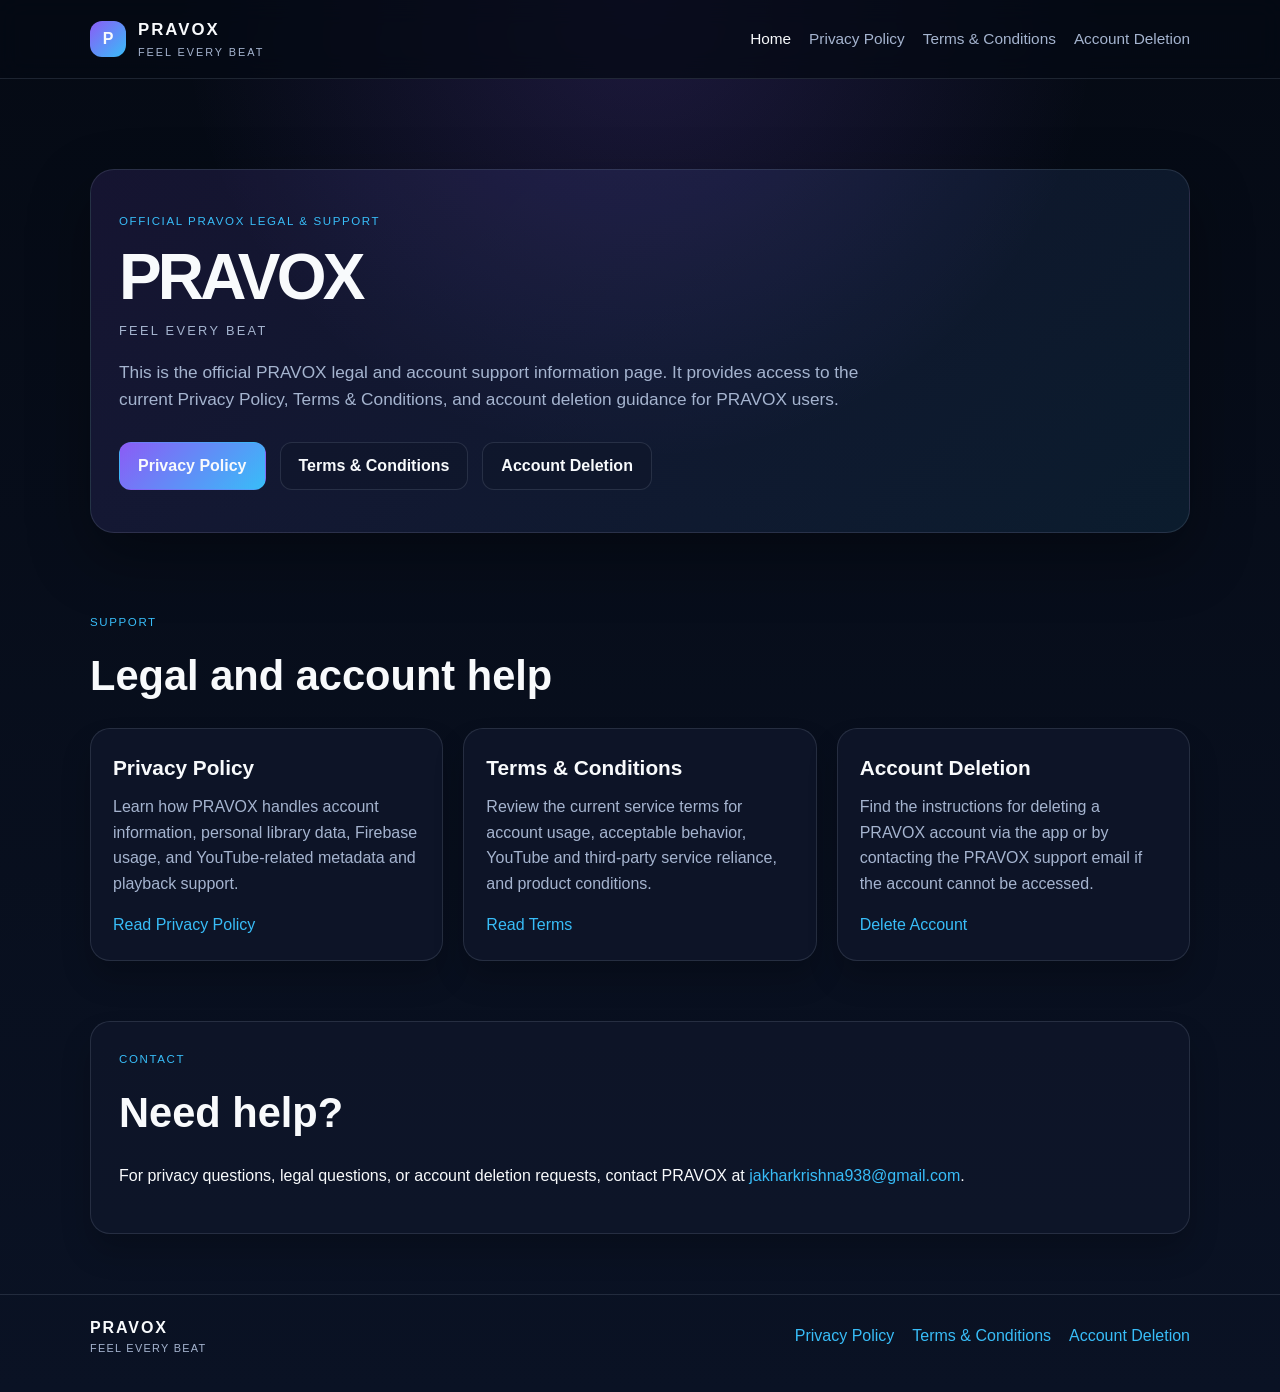
<file: index.html>
<!DOCTYPE html>
<html lang="en">
  <head>
    <meta charset="UTF-8" />
    <meta name="viewport" content="width=device-width, initial-scale=1.0" />
    <title>PRAVOX | Legal & Support</title>
    <meta
      name="description"
      content="PRAVOX legal and support information including privacy policy, terms, and account deletion guidance."
    />
    <link rel="stylesheet" href="styles.css" />
  </head>
  <body>
    <header class="site-header">
      <div class="container nav">
        <div class="brand-wrap">
          <div class="brand-mark">P</div>
          <div>
            <div class="brand-name">PRAVOX</div>
            <div class="brand-tag">FEEL EVERY BEAT</div>
          </div>
        </div>
        <nav class="main-nav" aria-label="Main navigation">
          <a href="index.html" class="active">Home</a>
          <a href="privacy.html">Privacy Policy</a>
          <a href="terms.html">Terms &amp; Conditions</a>
          <a href="delete-account.html">Account Deletion</a>
        </nav>
      </div>
    </header>

    <main>
      <section class="hero">
        <div class="container hero-inner">
          <p class="eyebrow">Official PRAVOX legal &amp; support</p>
          <h1>PRAVOX</h1>
          <p class="hero-tag">FEEL EVERY BEAT</p>
          <p class="lead">
            This is the official PRAVOX legal and account support information page.
            It provides access to the current Privacy Policy, Terms &amp; Conditions,
            and account deletion guidance for PRAVOX users.
          </p>
          <div class="hero-actions">
            <a href="privacy.html" class="button primary">Privacy Policy</a>
            <a href="terms.html" class="button secondary">Terms &amp; Conditions</a>
            <a href="delete-account.html" class="button secondary">Account Deletion</a>
          </div>
        </div>
      </section>

      <section class="section">
        <div class="container">
          <div class="section-header">
            <p class="eyebrow">Support</p>
            <h2>Legal and account help</h2>
          </div>

          <div class="card-grid">
            <article class="info-card">
              <h3>Privacy Policy</h3>
              <p>
                Learn how PRAVOX handles account information, personal library data,
                Firebase usage, and YouTube-related metadata and playback support.
              </p>
              <a href="privacy.html">Read Privacy Policy</a>
            </article>

            <article class="info-card">
              <h3>Terms &amp; Conditions</h3>
              <p>
                Review the current service terms for account usage, acceptable behavior,
                YouTube and third-party service reliance, and product conditions.
              </p>
              <a href="terms.html">Read Terms</a>
            </article>

            <article class="info-card">
              <h3>Account Deletion</h3>
              <p>
                Find the instructions for deleting a PRAVOX account via the app or by
                contacting the PRAVOX support email if the account cannot be accessed.
              </p>
              <a href="delete-account.html">Delete Account</a>
            </article>
          </div>
        </div>
      </section>

      <section class="section muted-section">
        <div class="container contact-box">
          <p class="eyebrow">Contact</p>
          <h2>Need help?</h2>
          <p>
            For privacy questions, legal questions, or account deletion requests,
            contact PRAVOX at
            <a href="mailto:jakharkrishna938@gmail.com">jakharkrishna938@gmail.com</a>.
          </p>
        </div>
      </section>
    </main>

    <footer class="site-footer">
      <div class="container footer-inner">
        <div>
          <strong>PRAVOX</strong>
          <span>FEEL EVERY BEAT</span>
        </div>
        <div>
          <a href="privacy.html">Privacy Policy</a>
          <a href="terms.html">Terms &amp; Conditions</a>
          <a href="delete-account.html">Account Deletion</a>
        </div>
      </div>
    </footer>
  </body>
</html>
</file>
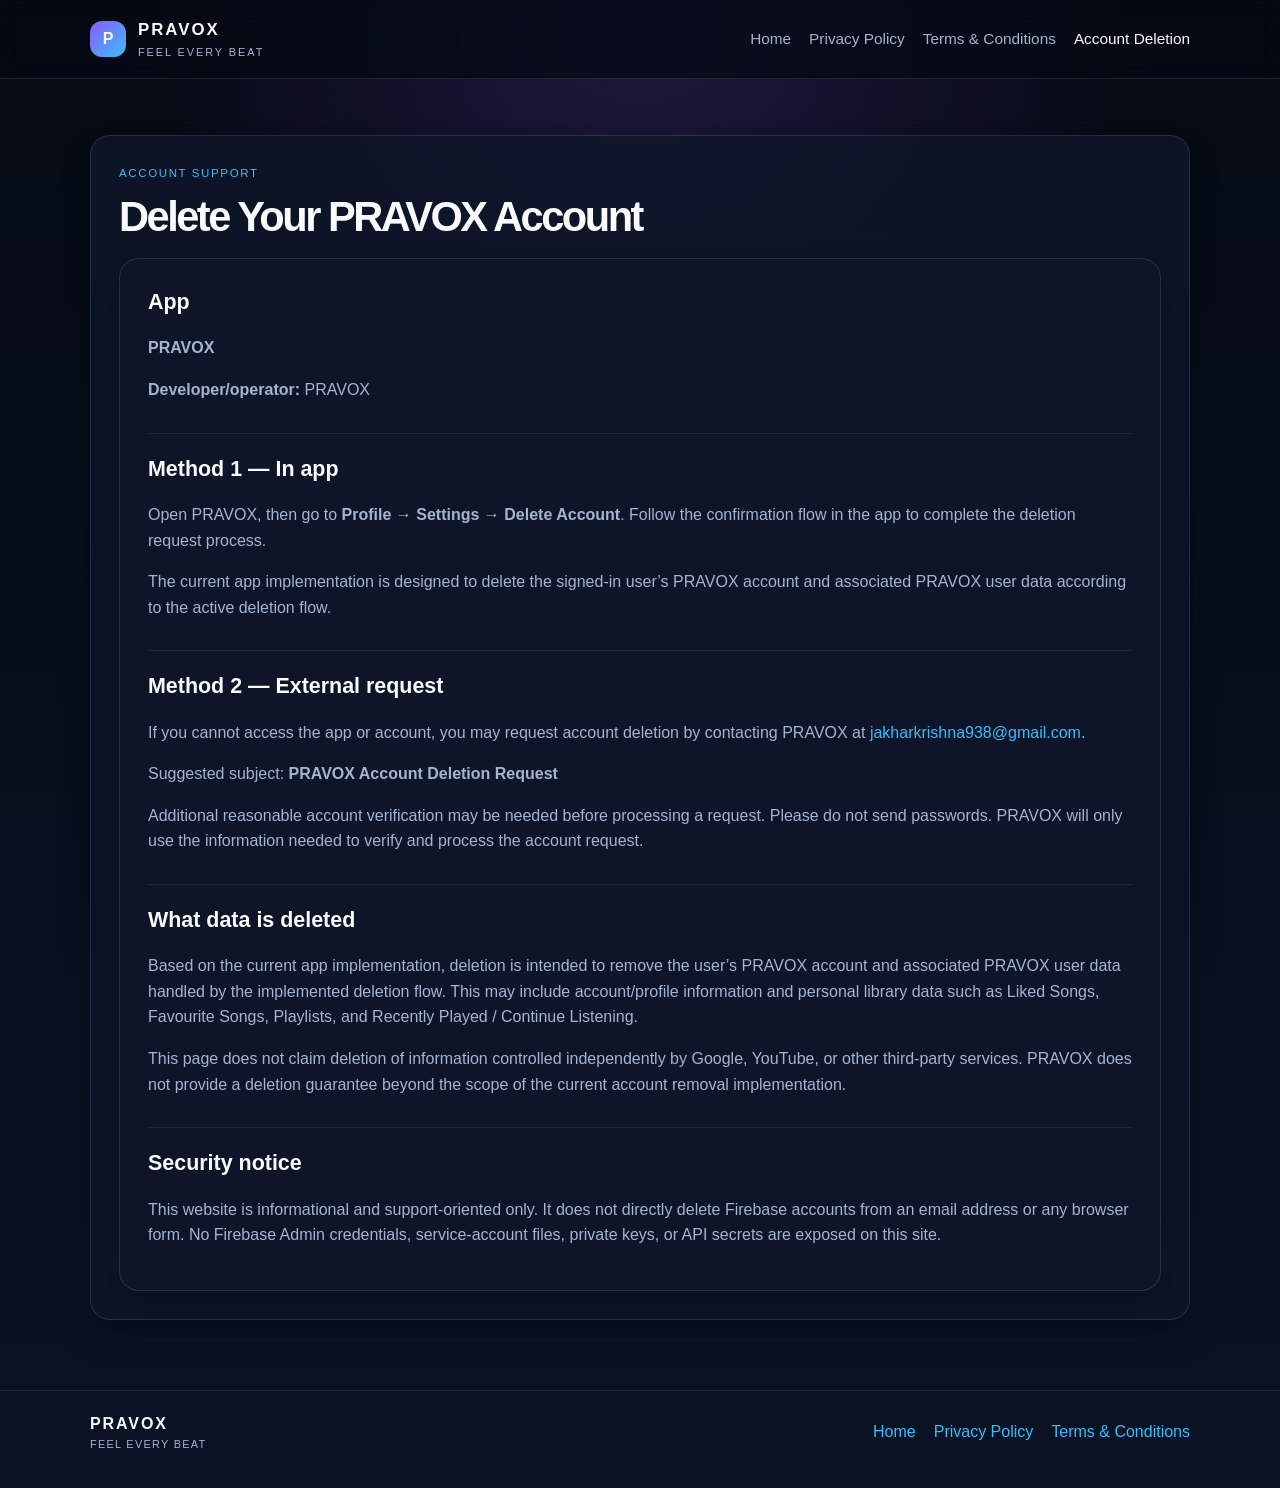
<file: delete-account.html>
<!DOCTYPE html>
<html lang="en">
  <head>
    <meta charset="UTF-8" />
    <meta name="viewport" content="width=device-width, initial-scale=1.0" />
    <title>PRAVOX | Account Deletion</title>
    <meta
      name="description"
      content="PRAVOX account deletion guidance for in-app deletion and external deletion requests."
    />
    <link rel="stylesheet" href="styles.css" />
  </head>
  <body>
    <header class="site-header">
      <div class="container nav">
        <div class="brand-wrap">
          <div class="brand-mark">P</div>
          <div>
            <div class="brand-name">PRAVOX</div>
            <div class="brand-tag">FEEL EVERY BEAT</div>
          </div>
        </div>
        <nav class="main-nav" aria-label="Main navigation">
          <a href="index.html">Home</a>
          <a href="privacy.html">Privacy Policy</a>
          <a href="terms.html">Terms &amp; Conditions</a>
          <a href="delete-account.html" class="active">Account Deletion</a>
        </nav>
      </div>
    </header>

    <main class="content-page">
      <div class="container legal-shell">
        <div class="legal-header">
          <p class="eyebrow">Account Support</p>
          <h1>Delete Your PRAVOX Account</h1>
        </div>

        <article class="legal-copy">
          <section>
            <h2>App</h2>
            <p><strong>PRAVOX</strong></p>
            <p><strong>Developer/operator:</strong> PRAVOX</p>
          </section>

          <section>
            <h2>Method 1 — In app</h2>
            <p>
              Open PRAVOX, then go to <strong>Profile</strong> → <strong>Settings</strong>
              → <strong>Delete Account</strong>. Follow the confirmation flow in the app to
              complete the deletion request process.
            </p>
            <p>
              The current app implementation is designed to delete the signed-in user’s
              PRAVOX account and associated PRAVOX user data according to the active
              deletion flow.
            </p>
          </section>

          <section>
            <h2>Method 2 — External request</h2>
            <p>
              If you cannot access the app or account, you may request account deletion by
              contacting PRAVOX at
              <a href="mailto:jakharkrishna938@gmail.com">jakharkrishna938@gmail.com</a>.
            </p>
            <p>
              Suggested subject: <strong>PRAVOX Account Deletion Request</strong>
            </p>
            <p>
              Additional reasonable account verification may be needed before processing a
              request. Please do not send passwords. PRAVOX will only use the information
              needed to verify and process the account request.
            </p>
          </section>

          <section>
            <h2>What data is deleted</h2>
            <p>
              Based on the current app implementation, deletion is intended to remove the user’s
              PRAVOX account and associated PRAVOX user data handled by the implemented deletion flow.
              This may include account/profile information and personal library data such as
              Liked Songs, Favourite Songs, Playlists, and Recently Played / Continue Listening.
            </p>
            <p>
              This page does not claim deletion of information controlled independently by
              Google, YouTube, or other third-party services. PRAVOX does not provide a
              deletion guarantee beyond the scope of the current account removal implementation.
            </p>
          </section>

          <section>
            <h2>Security notice</h2>
            <p>
              This website is informational and support-oriented only. It does not directly
              delete Firebase accounts from an email address or any browser form. No Firebase
              Admin credentials, service-account files, private keys, or API secrets are exposed
              on this site.
            </p>
          </section>
        </article>
      </div>
    </main>

    <footer class="site-footer">
      <div class="container footer-inner">
        <div>
          <strong>PRAVOX</strong>
          <span>FEEL EVERY BEAT</span>
        </div>
        <div>
          <a href="index.html">Home</a>
          <a href="privacy.html">Privacy Policy</a>
          <a href="terms.html">Terms &amp; Conditions</a>
        </div>
      </div>
    </footer>
  </body>
</html>
</file>
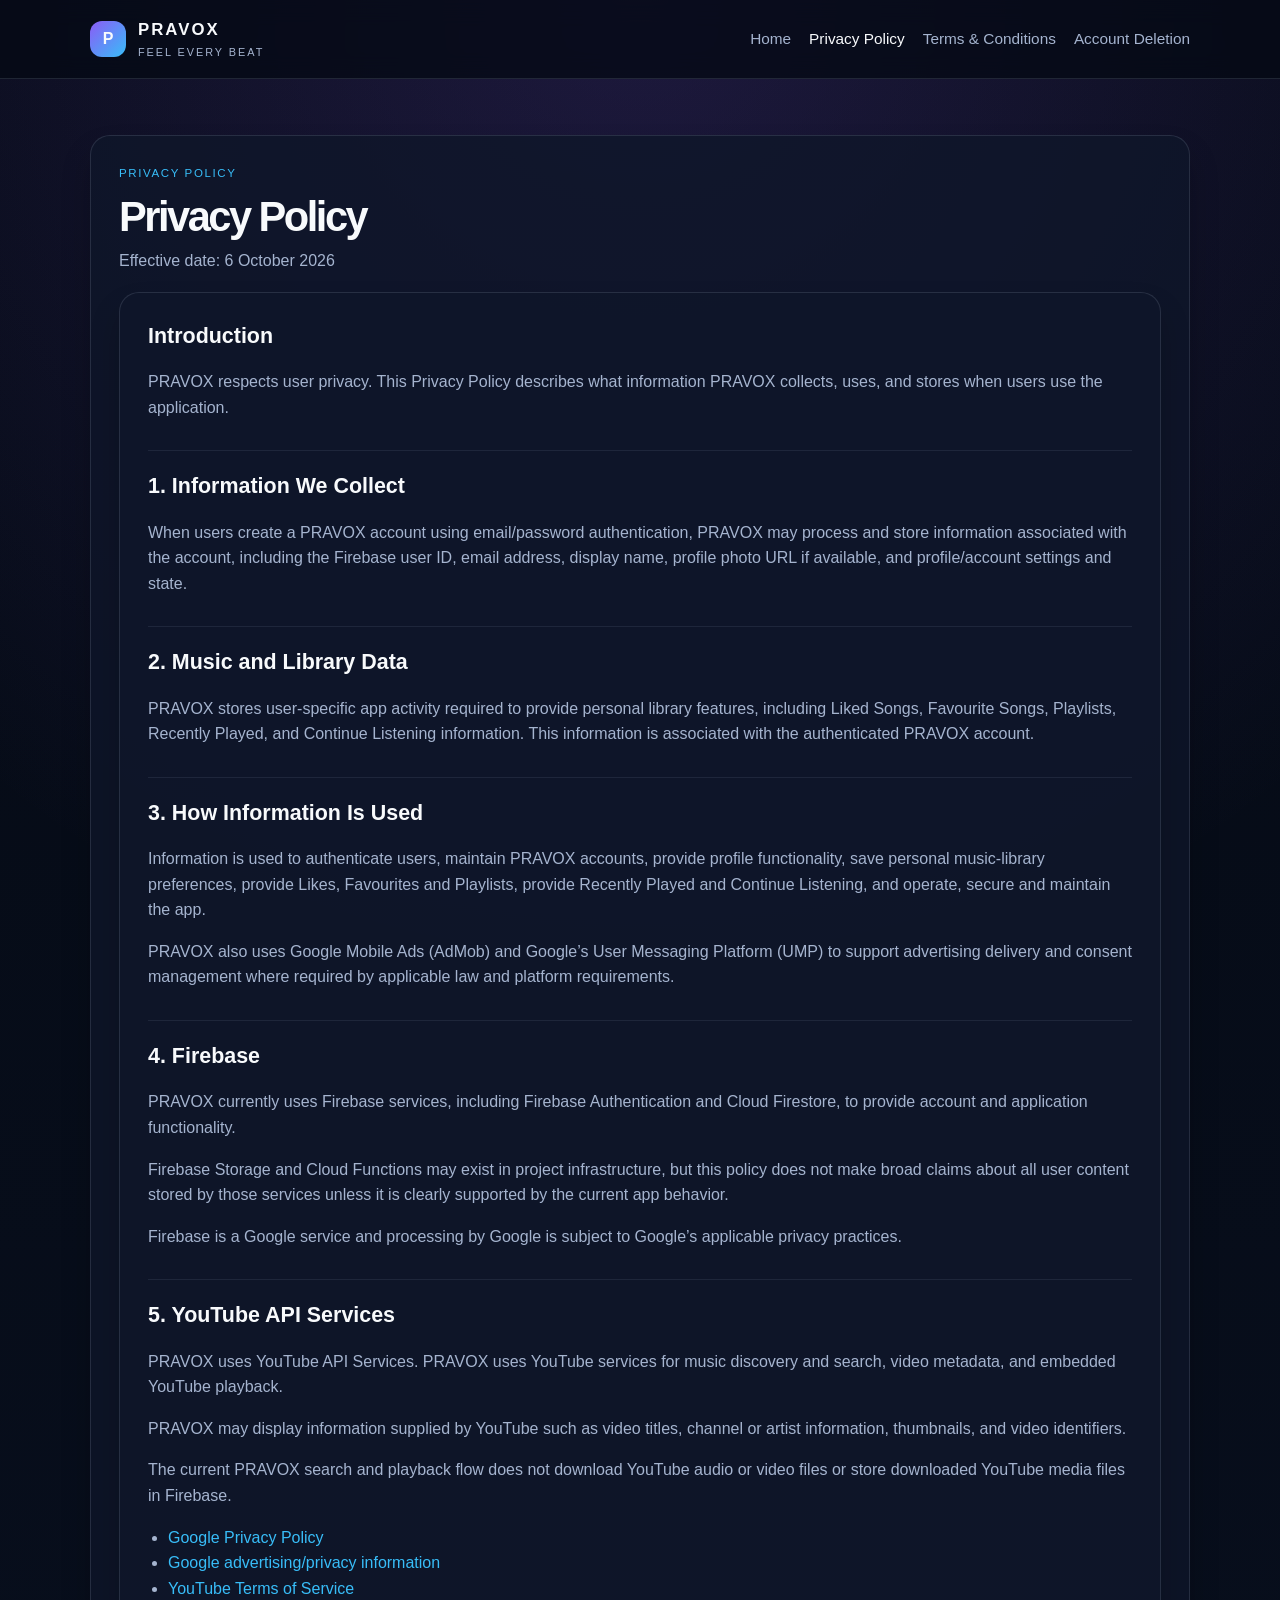
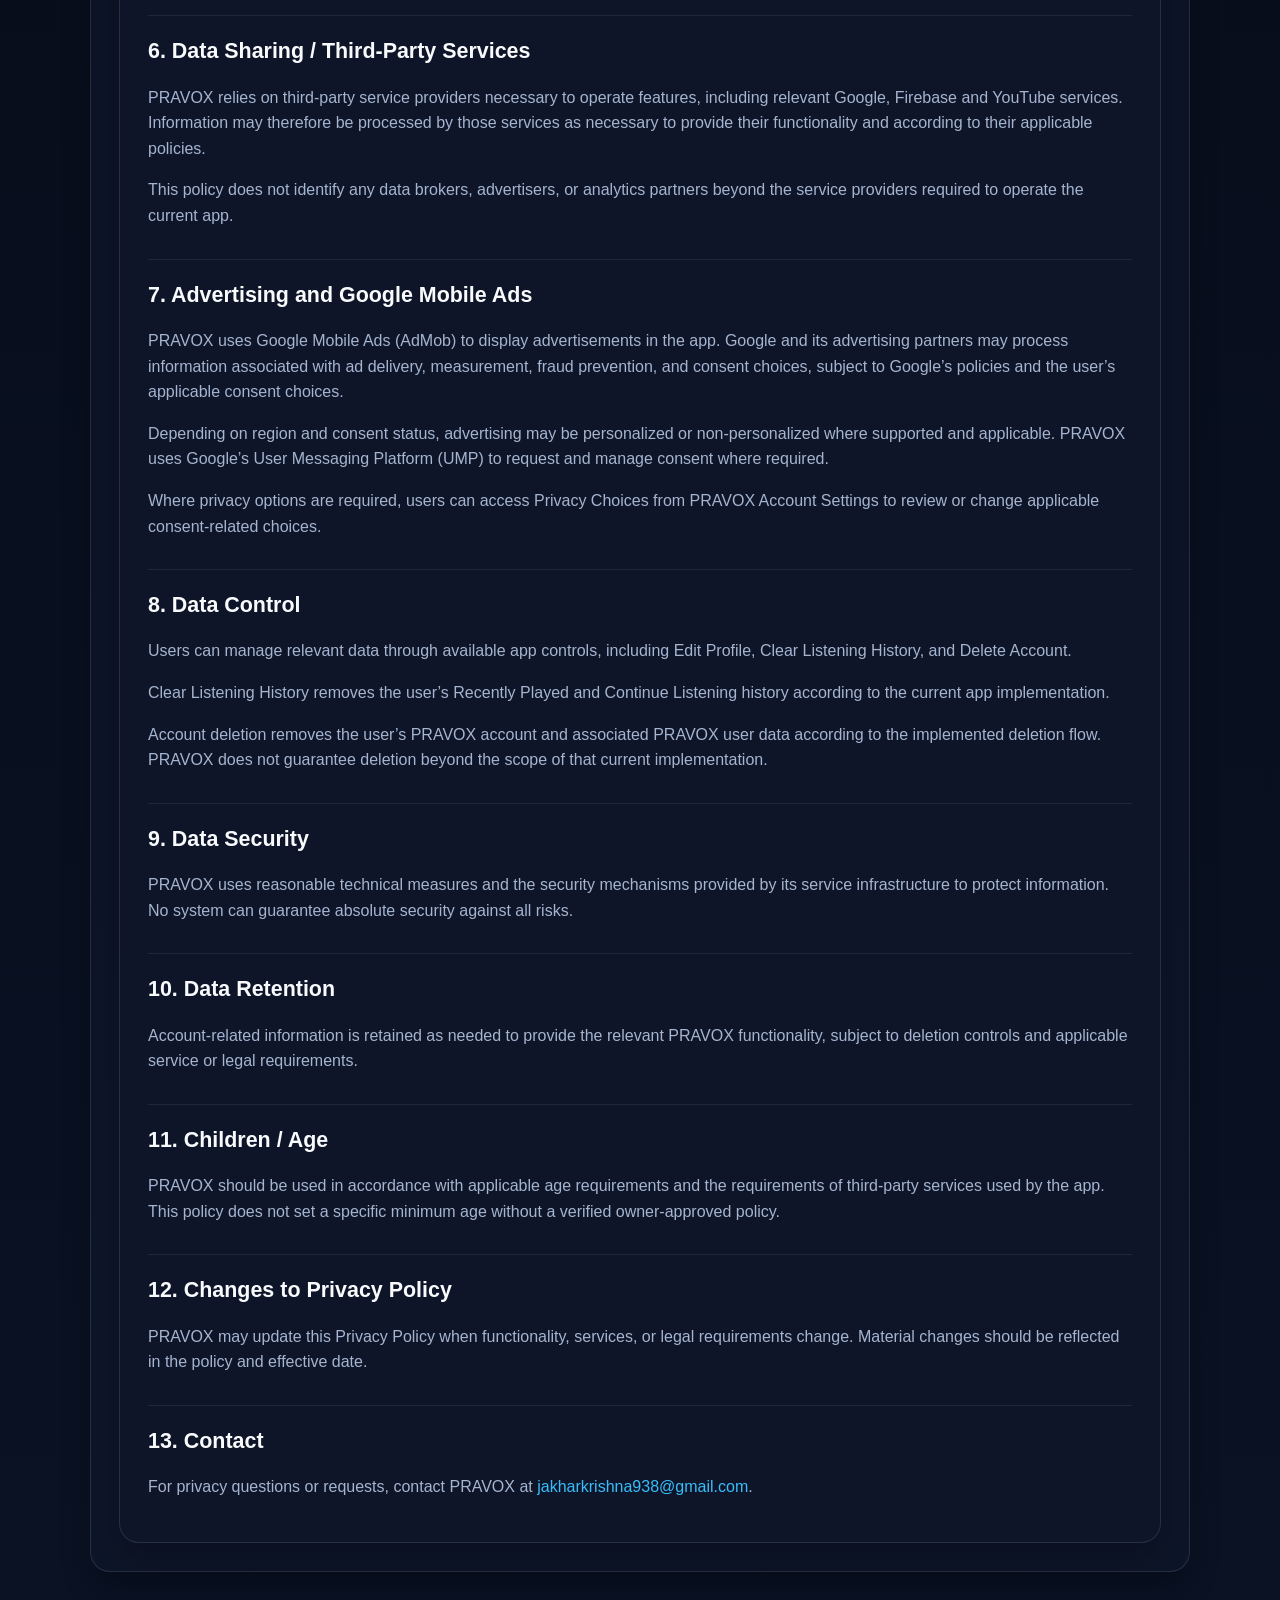
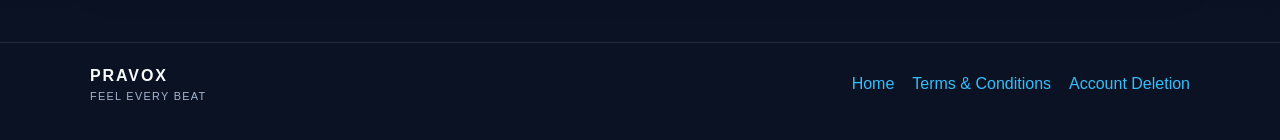
<file: privacy.html>
<!DOCTYPE html>
<html lang="en">
  <head>
    <meta charset="UTF-8" />
    <meta name="viewport" content="width=device-width, initial-scale=1.0" />
    <title>PRAVOX | Privacy Policy</title>
    <meta
      name="description"
      content="PRAVOX Privacy Policy covering account information, music library data, Firebase, and YouTube API usage."
    />
    <link rel="stylesheet" href="styles.css" />
  </head>
  <body>
    <header class="site-header">
      <div class="container nav">
        <div class="brand-wrap">
          <div class="brand-mark">P</div>
          <div>
            <div class="brand-name">PRAVOX</div>
            <div class="brand-tag">FEEL EVERY BEAT</div>
          </div>
        </div>
        <nav class="main-nav" aria-label="Main navigation">
          <a href="index.html">Home</a>
          <a href="privacy.html" class="active">Privacy Policy</a>
          <a href="terms.html">Terms &amp; Conditions</a>
          <a href="delete-account.html">Account Deletion</a>
        </nav>
      </div>
    </header>

    <main class="content-page">
      <div class="container legal-shell">
        <div class="legal-header">
          <p class="eyebrow">Privacy Policy</p>
          <h1>Privacy Policy</h1>
          <p class="effective-date">Effective date: 6 October 2026</p>
        </div>

        <article class="legal-copy">
          <section>
            <h2>Introduction</h2>
            <p>
              PRAVOX respects user privacy. This Privacy Policy describes what
              information PRAVOX collects, uses, and stores when users use the
              application.
            </p>
          </section>

          <section>
            <h2>1. Information We Collect</h2>
            <p>
              When users create a PRAVOX account using email/password authentication,
              PRAVOX may process and store information associated with the account,
              including the Firebase user ID, email address, display name, profile
              photo URL if available, and profile/account settings and state.
            </p>
          </section>

          <section>
            <h2>2. Music and Library Data</h2>
            <p>
              PRAVOX stores user-specific app activity required to provide personal
              library features, including Liked Songs, Favourite Songs, Playlists,
              Recently Played, and Continue Listening information. This information is
              associated with the authenticated PRAVOX account.
            </p>
          </section>

          <section>
            <h2>3. How Information Is Used</h2>
            <p>
              Information is used to authenticate users, maintain PRAVOX accounts,
              provide profile functionality, save personal music-library preferences,
              provide Likes, Favourites and Playlists, provide Recently Played and
              Continue Listening, and operate, secure and maintain the app.
            </p>
            <p>
              PRAVOX also uses Google Mobile Ads (AdMob) and Google’s User Messaging
              Platform (UMP) to support advertising delivery and consent management where
              required by applicable law and platform requirements.
            </p>
          </section>

          <section>
            <h2>4. Firebase</h2>
            <p>
              PRAVOX currently uses Firebase services, including Firebase
              Authentication and Cloud Firestore, to provide account and application
              functionality.
            </p>
            <p>
              Firebase Storage and Cloud Functions may exist in project infrastructure,
              but this policy does not make broad claims about all user content stored by
              those services unless it is clearly supported by the current app behavior.
            </p>
            <p>
              Firebase is a Google service and processing by Google is subject to
              Google’s applicable privacy practices.
            </p>
          </section>

          <section>
            <h2>5. YouTube API Services</h2>
            <p>
              PRAVOX uses YouTube API Services. PRAVOX uses YouTube services for music
              discovery and search, video metadata, and embedded YouTube playback.
            </p>
            <p>
              PRAVOX may display information supplied by YouTube such as video titles,
              channel or artist information, thumbnails, and video identifiers.
            </p>
            <p>
              The current PRAVOX search and playback flow does not download YouTube
              audio or video files or store downloaded YouTube media files in Firebase.
            </p>
            <ul>
              <li><a href="https://policies.google.com/privacy" target="_blank" rel="noopener noreferrer">Google Privacy Policy</a></li>
              <li><a href="https://policies.google.com/technologies/ads" target="_blank" rel="noopener noreferrer">Google advertising/privacy information</a></li>
              <li><a href="https://www.youtube.com/t/terms" target="_blank" rel="noopener noreferrer">YouTube Terms of Service</a></li>
            </ul>
          </section>

          <section>
            <h2>6. Data Sharing / Third-Party Services</h2>
            <p>
              PRAVOX relies on third-party service providers necessary to operate
              features, including relevant Google, Firebase and YouTube services.
              Information may therefore be processed by those services as necessary to
              provide their functionality and according to their applicable policies.
            </p>
            <p>
              This policy does not identify any data brokers, advertisers, or analytics
              partners beyond the service providers required to operate the current app.
            </p>
          </section>

          <section>
            <h2>7. Advertising and Google Mobile Ads</h2>
            <p>
              PRAVOX uses Google Mobile Ads (AdMob) to display advertisements in the
              app. Google and its advertising partners may process information
              associated with ad delivery, measurement, fraud prevention, and consent
              choices, subject to Google’s policies and the user’s applicable consent
              choices.
            </p>
            <p>
              Depending on region and consent status, advertising may be personalized or
              non-personalized where supported and applicable. PRAVOX uses Google’s
              User Messaging Platform (UMP) to request and manage consent where required.
            </p>
            <p>
              Where privacy options are required, users can access Privacy Choices from
              PRAVOX Account Settings to review or change applicable consent-related
              choices.
            </p>
          </section>

          <section>
            <h2>8. Data Control</h2>
            <p>
              Users can manage relevant data through available app controls, including
              Edit Profile, Clear Listening History, and Delete Account.
            </p>
            <p>
              Clear Listening History removes the user’s Recently Played and Continue
              Listening history according to the current app implementation.
            </p>
            <p>
              Account deletion removes the user’s PRAVOX account and associated PRAVOX
              user data according to the implemented deletion flow. PRAVOX does not
              guarantee deletion beyond the scope of that current implementation.
            </p>
          </section>

          <section>
            <h2>9. Data Security</h2>
            <p>
              PRAVOX uses reasonable technical measures and the security mechanisms
              provided by its service infrastructure to protect information. No system can
              guarantee absolute security against all risks.
            </p>
          </section>

          <section>
            <h2>10. Data Retention</h2>
            <p>
              Account-related information is retained as needed to provide the relevant
              PRAVOX functionality, subject to deletion controls and applicable service
              or legal requirements.
            </p>
          </section>

          <section>
            <h2>11. Children / Age</h2>
            <p>
              PRAVOX should be used in accordance with applicable age requirements and
              the requirements of third-party services used by the app. This policy does
              not set a specific minimum age without a verified owner-approved policy.
            </p>
          </section>

          <section>
            <h2>12. Changes to Privacy Policy</h2>
            <p>
              PRAVOX may update this Privacy Policy when functionality, services, or
              legal requirements change. Material changes should be reflected in the
              policy and effective date.
            </p>
          </section>

          <section>
            <h2>13. Contact</h2>
            <p>
              For privacy questions or requests, contact PRAVOX at
              <a href="mailto:jakharkrishna938@gmail.com">jakharkrishna938@gmail.com</a>.
            </p>
          </section>
        </article>
      </div>
    </main>

    <footer class="site-footer">
      <div class="container footer-inner">
        <div>
          <strong>PRAVOX</strong>
          <span>FEEL EVERY BEAT</span>
        </div>
        <div>
          <a href="index.html">Home</a>
          <a href="terms.html">Terms &amp; Conditions</a>
          <a href="delete-account.html">Account Deletion</a>
        </div>
      </div>
    </footer>
  </body>
</html>
</file>
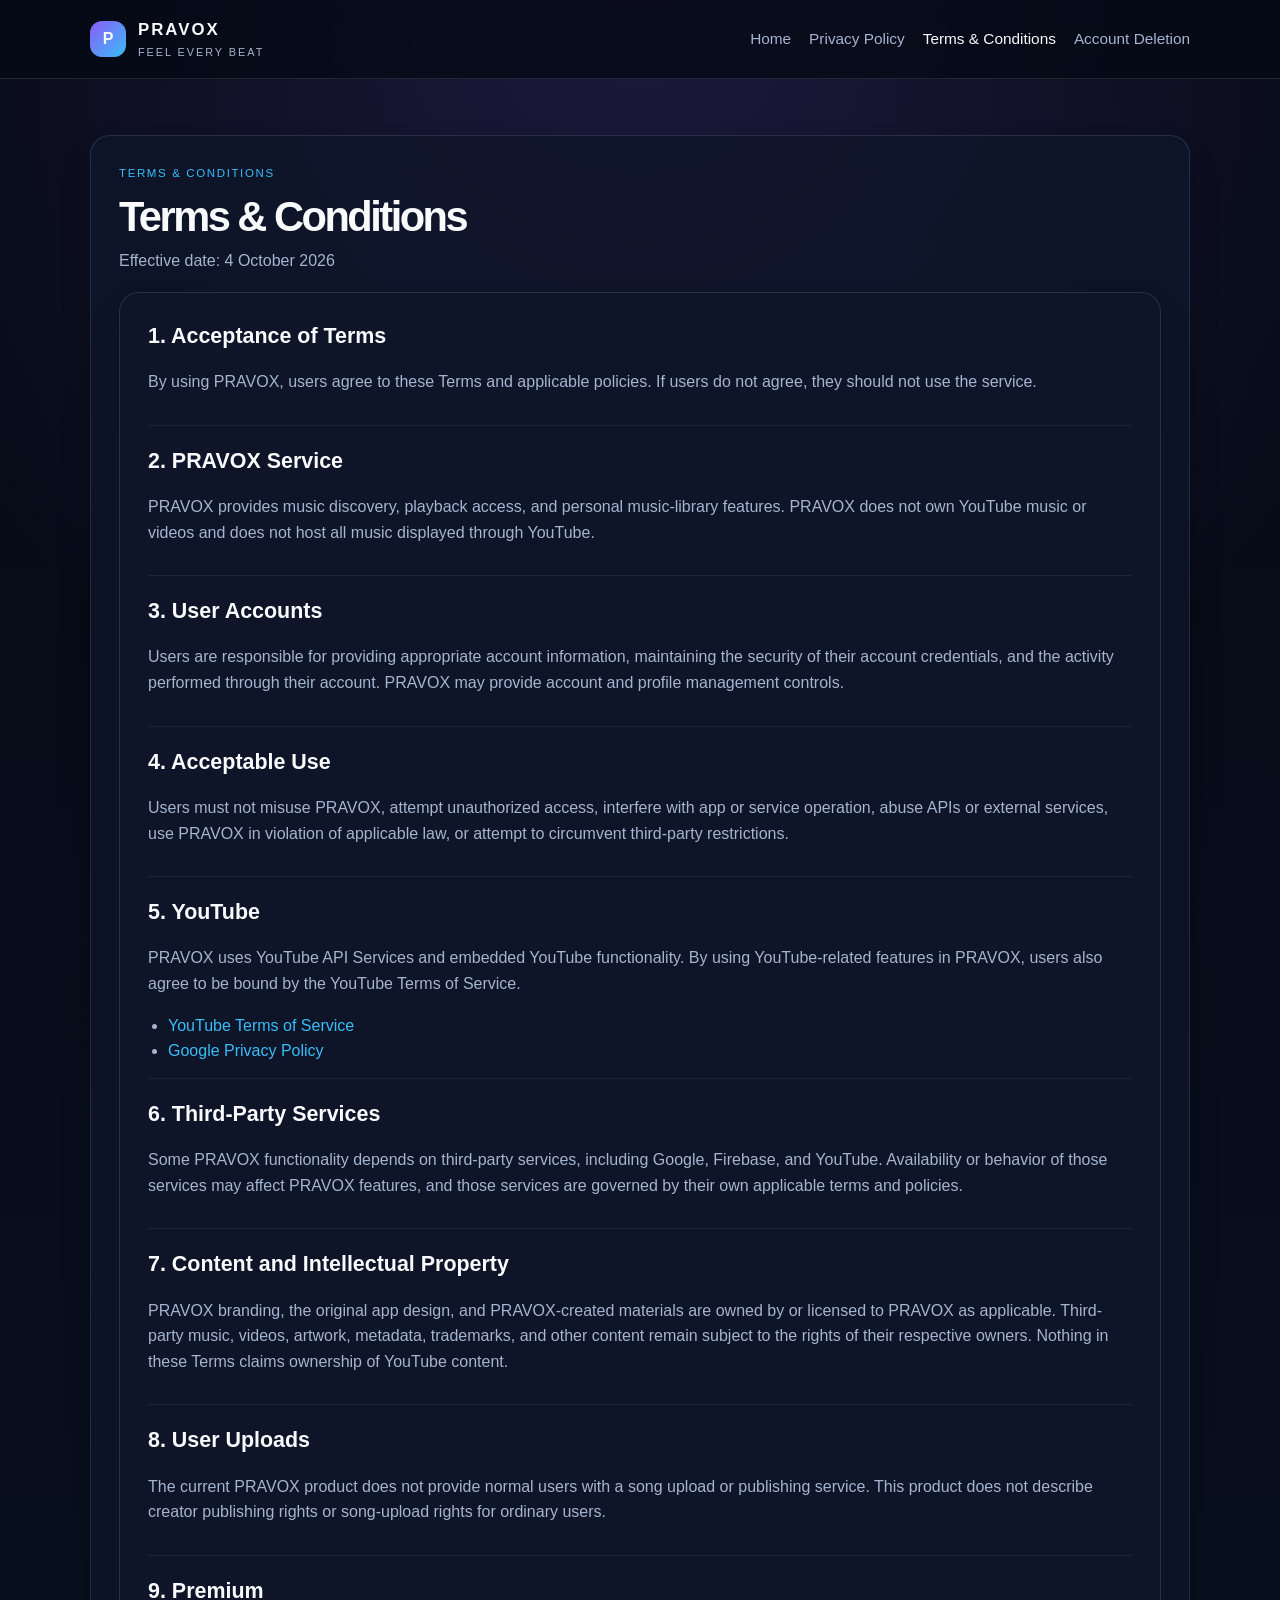
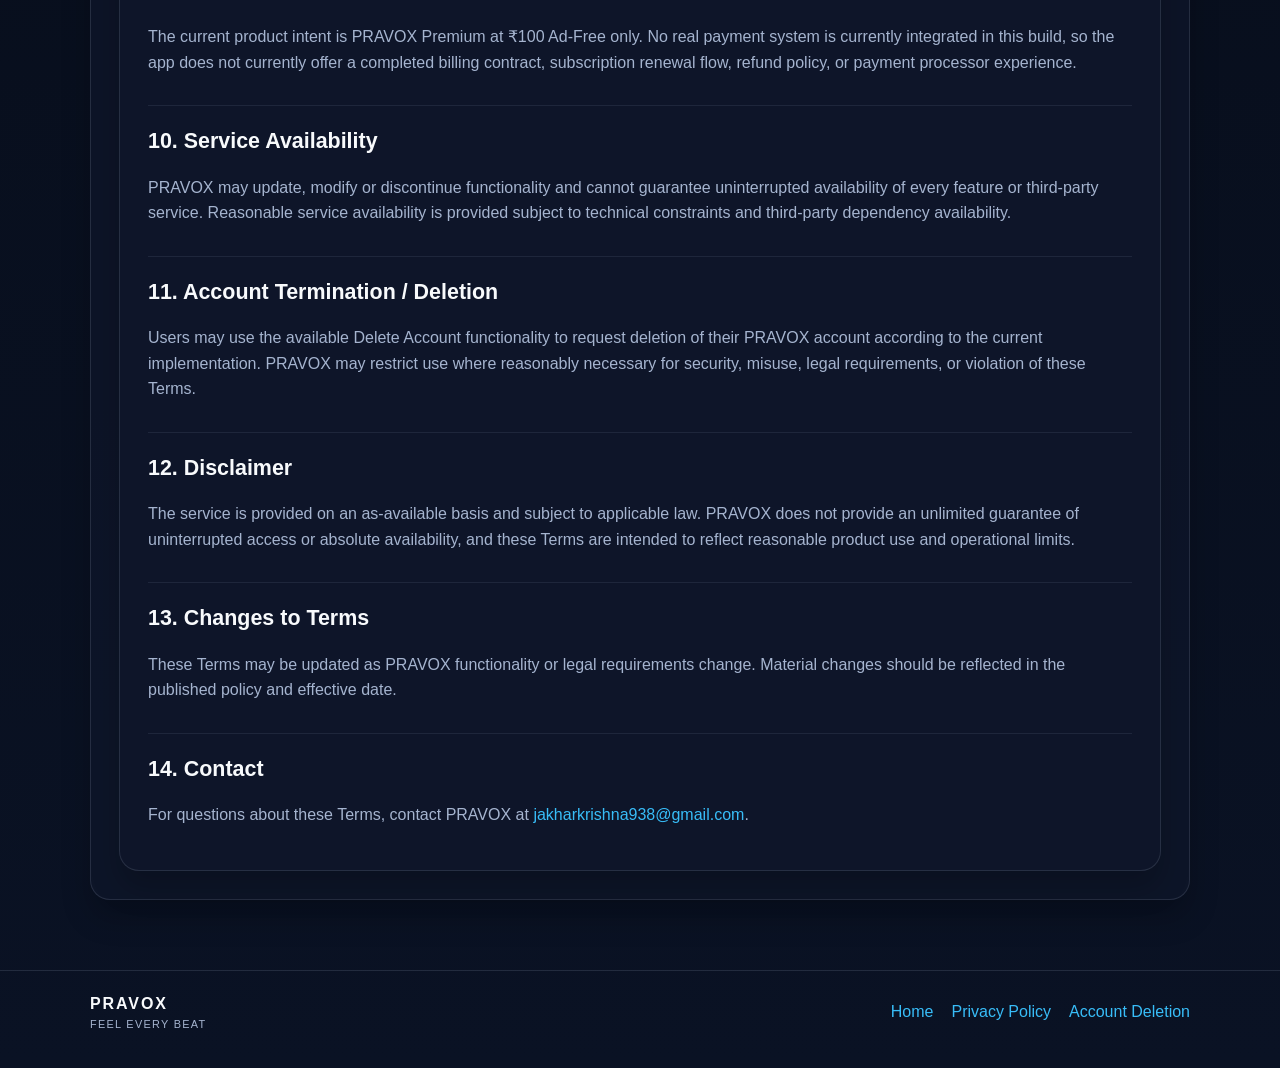
<file: terms.html>
<!DOCTYPE html>
<html lang="en">
  <head>
    <meta charset="UTF-8" />
    <meta name="viewport" content="width=device-width, initial-scale=1.0" />
    <title>PRAVOX | Terms & Conditions</title>
    <meta
      name="description"
      content="PRAVOX Terms & Conditions covering service usage, YouTube API reliance, and account deletion."
    />
    <link rel="stylesheet" href="styles.css" />
  </head>
  <body>
    <header class="site-header">
      <div class="container nav">
        <div class="brand-wrap">
          <div class="brand-mark">P</div>
          <div>
            <div class="brand-name">PRAVOX</div>
            <div class="brand-tag">FEEL EVERY BEAT</div>
          </div>
        </div>
        <nav class="main-nav" aria-label="Main navigation">
          <a href="index.html">Home</a>
          <a href="privacy.html">Privacy Policy</a>
          <a href="terms.html" class="active">Terms &amp; Conditions</a>
          <a href="delete-account.html">Account Deletion</a>
        </nav>
      </div>
    </header>

    <main class="content-page">
      <div class="container legal-shell">
        <div class="legal-header">
          <p class="eyebrow">Terms &amp; Conditions</p>
          <h1>Terms &amp; Conditions</h1>
          <p class="effective-date">Effective date: 4 October 2026</p>
        </div>

        <article class="legal-copy">
          <section>
            <h2>1. Acceptance of Terms</h2>
            <p>
              By using PRAVOX, users agree to these Terms and applicable policies.
              If users do not agree, they should not use the service.
            </p>
          </section>

          <section>
            <h2>2. PRAVOX Service</h2>
            <p>
              PRAVOX provides music discovery, playback access, and personal
              music-library features. PRAVOX does not own YouTube music or videos and
              does not host all music displayed through YouTube.
            </p>
          </section>

          <section>
            <h2>3. User Accounts</h2>
            <p>
              Users are responsible for providing appropriate account information,
              maintaining the security of their account credentials, and the activity
              performed through their account. PRAVOX may provide account and profile
              management controls.
            </p>
          </section>

          <section>
            <h2>4. Acceptable Use</h2>
            <p>
              Users must not misuse PRAVOX, attempt unauthorized access, interfere with
              app or service operation, abuse APIs or external services, use PRAVOX in
              violation of applicable law, or attempt to circumvent third-party restrictions.
            </p>
          </section>

          <section>
            <h2>5. YouTube</h2>
            <p>
              PRAVOX uses YouTube API Services and embedded YouTube functionality. By
              using YouTube-related features in PRAVOX, users also agree to be bound by
              the YouTube Terms of Service.
            </p>
            <ul>
              <li><a href="https://www.youtube.com/t/terms" target="_blank" rel="noopener noreferrer">YouTube Terms of Service</a></li>
              <li><a href="https://policies.google.com/privacy" target="_blank" rel="noopener noreferrer">Google Privacy Policy</a></li>
            </ul>
          </section>

          <section>
            <h2>6. Third-Party Services</h2>
            <p>
              Some PRAVOX functionality depends on third-party services, including Google,
              Firebase, and YouTube. Availability or behavior of those services may affect
              PRAVOX features, and those services are governed by their own applicable
              terms and policies.
            </p>
          </section>

          <section>
            <h2>7. Content and Intellectual Property</h2>
            <p>
              PRAVOX branding, the original app design, and PRAVOX-created materials are
              owned by or licensed to PRAVOX as applicable. Third-party music, videos,
              artwork, metadata, trademarks, and other content remain subject to the rights
              of their respective owners. Nothing in these Terms claims ownership of YouTube
              content.
            </p>
          </section>

          <section>
            <h2>8. User Uploads</h2>
            <p>
              The current PRAVOX product does not provide normal users with a song upload
              or publishing service. This product does not describe creator publishing rights
              or song-upload rights for ordinary users.
            </p>
          </section>

          <section>
            <h2>9. Premium</h2>
            <p>
              The current product intent is PRAVOX Premium at ₹100 Ad-Free only. No real
              payment system is currently integrated in this build, so the app does not
              currently offer a completed billing contract, subscription renewal flow,
              refund policy, or payment processor experience.
            </p>
          </section>

          <section>
            <h2>10. Service Availability</h2>
            <p>
              PRAVOX may update, modify or discontinue functionality and cannot guarantee
              uninterrupted availability of every feature or third-party service. Reasonable
              service availability is provided subject to technical constraints and third-party
              dependency availability.
            </p>
          </section>

          <section>
            <h2>11. Account Termination / Deletion</h2>
            <p>
              Users may use the available Delete Account functionality to request deletion of
              their PRAVOX account according to the current implementation. PRAVOX may
              restrict use where reasonably necessary for security, misuse, legal requirements,
              or violation of these Terms.
            </p>
          </section>

          <section>
            <h2>12. Disclaimer</h2>
            <p>
              The service is provided on an as-available basis and subject to applicable law.
              PRAVOX does not provide an unlimited guarantee of uninterrupted access or
              absolute availability, and these Terms are intended to reflect reasonable product
              use and operational limits.
            </p>
          </section>

          <section>
            <h2>13. Changes to Terms</h2>
            <p>
              These Terms may be updated as PRAVOX functionality or legal requirements change.
              Material changes should be reflected in the published policy and effective date.
            </p>
          </section>

          <section>
            <h2>14. Contact</h2>
            <p>
              For questions about these Terms, contact PRAVOX at
              <a href="mailto:jakharkrishna938@gmail.com">jakharkrishna938@gmail.com</a>.
            </p>
          </section>
        </article>
      </div>
    </main>

    <footer class="site-footer">
      <div class="container footer-inner">
        <div>
          <strong>PRAVOX</strong>
          <span>FEEL EVERY BEAT</span>
        </div>
        <div>
          <a href="index.html">Home</a>
          <a href="privacy.html">Privacy Policy</a>
          <a href="delete-account.html">Account Deletion</a>
        </div>
      </div>
    </footer>
  </body>
</html>
</file>
<file: styles.css>
:root {
  --bg: #050a14;
  --bg-deep: #0a1224;
  --panel: rgba(15, 23, 42, 0.92);
  --panel-alt: rgba(17, 24, 39, 0.88);
  --border: rgba(148, 163, 184, 0.18);
  --text: #f8fafc;
  --muted: #a5b4cf;
  --accent: #8b5cf6;
  --accent-2: #38bdf8;
  --success: #34d399;
  --shadow: rgba(0, 0, 0, 0.35);
}

* {
  box-sizing: border-box;
}

html {
  scroll-behavior: smooth;
}

body {
  margin: 0;
  font-family: Inter, "Segoe UI", Roboto, sans-serif;
  background: radial-gradient(circle at top, rgba(139, 92, 246, 0.18), transparent 30%),
    linear-gradient(180deg, var(--bg) 0%, var(--bg-deep) 100%);
  color: var(--text);
  line-height: 1.6;
}

img {
  max-width: 100%;
  display: block;
}

a {
  color: var(--accent-2);
  text-decoration: none;
}

a:hover {
  text-decoration: underline;
}

.container {
  width: min(1100px, calc(100% - 32px));
  margin: 0 auto;
}

.site-header {
  position: sticky;
  top: 0;
  z-index: 10;
  backdrop-filter: blur(12px);
  background: rgba(5, 10, 20, 0.76);
  border-bottom: 1px solid var(--border);
}

.nav {
  display: flex;
  justify-content: space-between;
  align-items: center;
  min-height: 78px;
  gap: 16px;
}

.brand-wrap {
  display: flex;
  align-items: center;
  gap: 12px;
}

.brand-mark {
  display: grid;
  place-items: center;
  width: 36px;
  height: 36px;
  border-radius: 12px;
  background: linear-gradient(135deg, var(--accent), var(--accent-2));
  color: var(--text);
  font-weight: 800;
}

.brand-name {
  font-weight: 800;
  letter-spacing: 0.12em;
  font-size: 1.05rem;
}

.brand-tag {
  font-size: 0.68rem;
  letter-spacing: 0.18em;
  color: var(--muted);
}

.main-nav {
  display: flex;
  align-items: center;
  flex-wrap: wrap;
  gap: 18px;
}

.main-nav a {
  color: var(--muted);
  font-size: 0.96rem;
}

.main-nav a.active,
.main-nav a:hover {
  color: var(--text);
  text-decoration: none;
}

.hero {
  padding: 90px 0 56px;
}

.hero-inner {
  padding: 42px 28px;
  background: linear-gradient(135deg, rgba(139, 92, 246, 0.12), rgba(56, 189, 248, 0.09));
  border: 1px solid var(--border);
  border-radius: 24px;
  box-shadow: 0 24px 60px var(--shadow);
}

.eyebrow {
  margin: 0 0 12px;
  text-transform: uppercase;
  letter-spacing: 0.14em;
  font-size: 0.72rem;
  color: var(--accent-2);
}

h1 {
  margin: 0;
  font-size: clamp(2.4rem, 5vw, 4rem);
  line-height: 1.1;
  letter-spacing: -0.06em;
}

.hero-tag {
  margin: 8px 0 14px;
  color: var(--muted);
  letter-spacing: 0.18em;
  font-size: 0.8rem;
}

.lead {
  max-width: 780px;
  color: var(--muted);
  font-size: 1.08rem;
}

.hero-actions {
  display: flex;
  flex-wrap: wrap;
  gap: 14px;
  margin-top: 28px;
}

.button {
  display: inline-flex;
  align-items: center;
  justify-content: center;
  min-height: 48px;
  padding: 0 18px;
  border-radius: 12px;
  border: 1px solid transparent;
  font-weight: 700;
  transition: transform 0.2s ease, border-color 0.2s ease;
}

.button:hover {
  text-decoration: none;
  transform: translateY(-1px);
}

.button.primary {
  background: linear-gradient(135deg, var(--accent), var(--accent-2));
  color: var(--text);
}

.button.secondary {
  background: rgba(15, 23, 42, 0.6);
  border-color: var(--border);
  color: var(--text);
}

.section {
  padding: 24px 0 60px;
}

.muted-section {
  padding-top: 0;
}

.section-header {
  margin-bottom: 18px;
}

.section-header h2,
.contact-box h2,
.legal-header h1 {
  margin: 0 0 8px;
  font-size: clamp(1.8rem, 4vw, 2.6rem);
}

.card-grid {
  display: grid;
  grid-template-columns: repeat(3, minmax(0, 1fr));
  gap: 20px;
}

.info-card,
.contact-box,
.legal-copy,
.legal-shell {
  background: rgba(15, 23, 42, 0.82);
  border: 1px solid var(--border);
  border-radius: 20px;
  box-shadow: 0 18px 30px rgba(0, 0, 0, 0.2);
}

.info-card {
  padding: 22px;
}

.info-card h3 {
  margin-top: 0;
  margin-bottom: 10px;
  font-size: 1.3rem;
}

.info-card p {
  margin-top: 0;
  color: var(--muted);
}

.contact-box {
  padding: 28px;
}

.content-page {
  padding: 56px 0 70px;
}

.legal-shell {
  padding: 28px;
}

.legal-header{
  margin-bottom: 18px;
}

.effective-date {
  margin: 0;
  color: var(--muted);
}

.legal-copy {
  padding: 26px 28px;
}

.legal-copy section {
  padding-bottom: 14px;
  margin-bottom: 18px;
  border-bottom: 1px solid rgba(148, 163, 184, 0.12);
}

.legal-copy section:last-child {
  border-bottom: none;
  margin-bottom: 0;
  padding-bottom: 0;
}

.legal-copy h2 {
  margin: 0 0 10px;
  font-size: 1.34rem;
}

.legal-copy p,
.legal-copy li {
  color: var(--muted);
}

.legal-copy ul {
  margin: 12px 0 0 20px;
  padding: 0;
}

.site-footer {
  border-top: 1px solid var(--border);
  padding: 20px 0 34px;
}

.footer-inner {
  display: flex;
  align-items: center;
  justify-content: space-between;
  gap: 18px;
  color: var(--muted);
}

.footer-inner strong {
  color: var(--text);
  display: block;
  letter-spacing: 0.12em;
}

.footer-inner span {
  display: block;
  letter-spacing: 0.12em;
  font-size: 0.68rem;
}

.footer-inner div:last-child {
  display: flex;
  align-items: center;
  gap: 18px;
  flex-wrap: wrap;
}

@media (max-width: 820px) {
  .nav,
  .footer-inner {
    flex-direction: column;
    align-items: flex-start;
  }

  .card-grid {
    grid-template-columns: 1fr;
  }

  .hero {
    padding-top: 60px;
  }

  .hero-inner,
  .legal-shell,
  .info-card,
  .contact-box,
  .legal-copy {
    padding-left: 18px;
    padding-right: 18px;
  }
}
</file>
